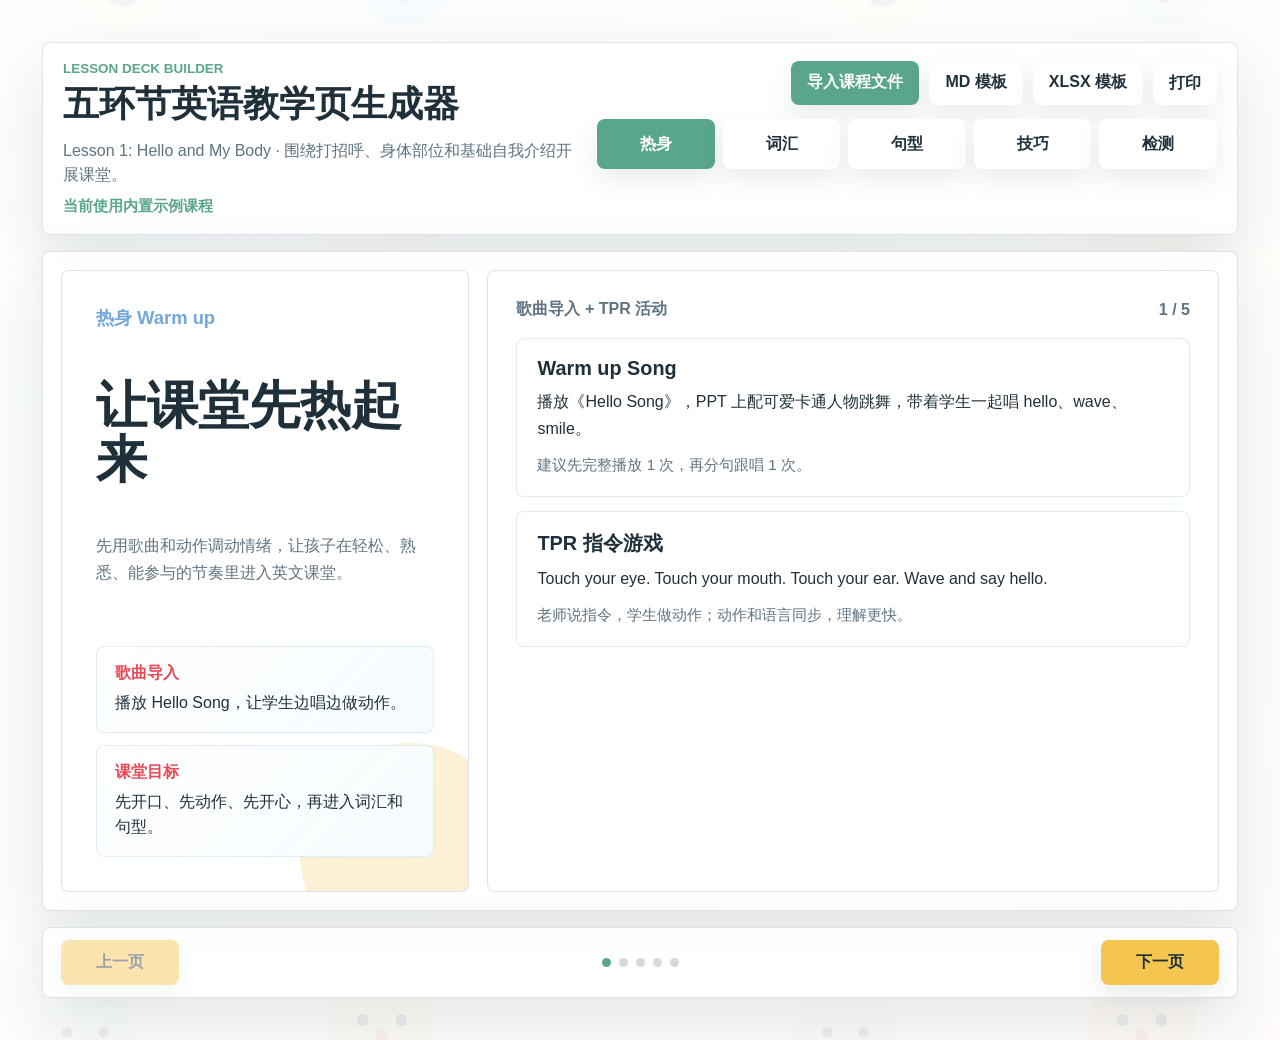
<file: phonics-card-web/index.html>
<!doctype html>
<html lang="zh-CN">
  <head>
    <meta charset="UTF-8" />
    <meta name="viewport" content="width=device-width, initial-scale=1.0" />
    <title>五环节英语教学页生成器</title>
    <link rel="stylesheet" href="./styles.css" />
  </head>
  <body>
    <main class="app-shell">
      <header class="topbar">
        <div class="title-block">
          <p class="eyebrow">Lesson Deck Builder</p>
          <h1>五环节英语教学页生成器</h1>
          <p id="lessonTitle" class="lesson-subtitle"></p>
          <p id="importStatus" class="import-status">当前使用内置示例课程</p>
        </div>

        <div class="toolbar">
          <div class="toolbar-row">
            <label class="upload-button" for="lessonFile">导入课程文件</label>
            <input id="lessonFile" class="file-input" type="file" accept=".md,.markdown,.xlsx" />
            <a class="template-button" href="./templates/lesson-template.md" download>MD 模板</a>
            <a class="template-button" href="./templates/lesson-template.xlsx" download>XLSX 模板</a>
            <button id="printButton" class="print-button" type="button">打印</button>
          </div>

          <div class="toolbar-row">
            <div class="step-tabs" role="tablist" aria-label="教学环节"></div>
          </div>
        </div>
      </header>

      <section class="lesson-stage" aria-live="polite">
        <aside class="lesson-panel">
          <p id="stepLabel" class="step-label"></p>
          <h2 id="pageTitle" class="page-title"></h2>
          <p id="pageLead" class="page-lead"></p>
          <div id="leftHighlights" class="left-highlights"></div>
        </aside>

        <section class="content-panel">
          <div class="content-panel-header">
            <p id="pageMeta"></p>
            <span id="pageCounter"></span>
          </div>
          <div id="contentGrid" class="content-grid"></div>
        </section>
      </section>

      <nav class="pager" aria-label="翻页控制">
        <button id="prevButton" class="pager-button" type="button">上一页</button>
        <div id="progressDots" class="progress-dots" aria-hidden="true"></div>
        <button id="nextButton" class="pager-button" type="button">下一页</button>
      </nav>
    </main>

    <script src="./xlsx.full.min.js"></script>
    <script src="./app.js"></script>
  </body>
</html>
</file>
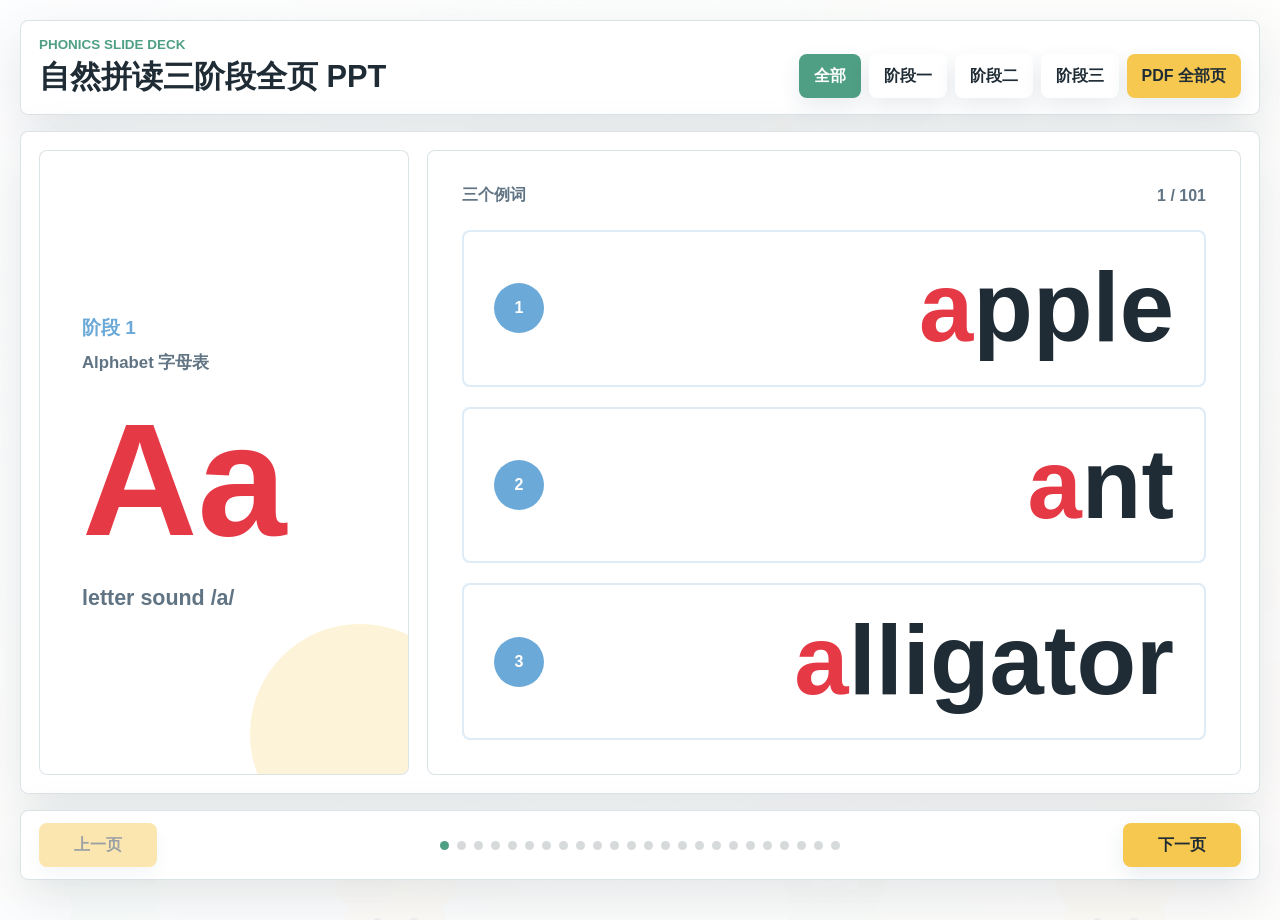
<file: phonics-card-web2/index.html>
<!doctype html>
<html lang="zh-CN">
  <head>
    <meta charset="UTF-8" />
    <meta name="viewport" content="width=device-width, initial-scale=1.0" />
    <title>自然拼读全页 PPT</title>
    <link rel="stylesheet" href="./styles.css" />
  </head>
  <body>
    <main class="app-shell">
      <header class="topbar">
        <div>
          <p class="eyebrow">Phonics Slide Deck</p>
          <h1>自然拼读三阶段全页 PPT</h1>
        </div>
        <div class="toolbar">
          <button class="stage-button active" type="button" data-stage="all">全部</button>
          <button class="stage-button" type="button" data-stage="1">阶段一</button>
          <button class="stage-button" type="button" data-stage="2">阶段二</button>
          <button class="stage-button" type="button" data-stage="3">阶段三</button>
          <button id="printButton" class="print-button" type="button">PDF 全部页</button>
        </div>
      </header>

      <section class="slide-view" aria-live="polite">
        <aside class="phoneme-panel">
          <p id="stageLabel" class="stage-label"></p>
          <p id="sectionLabel" class="section-label"></p>
          <div id="phonemeText" class="phoneme-text"></div>
          <p id="soundLabel" class="sound-label"></p>
        </aside>

        <section class="words-panel">
          <div class="words-header">
            <p>三个例词</p>
            <span id="pageCounter"></span>
          </div>
          <div id="wordList" class="word-list"></div>
        </section>
      </section>

      <nav class="pager">
        <button id="prevButton" class="pager-button" type="button">上一页</button>
        <div id="progressDots" class="progress-dots" aria-hidden="true"></div>
        <button id="nextButton" class="pager-button" type="button">下一页</button>
      </nav>
    </main>

    <section id="printDeck" class="print-deck" aria-hidden="true"></section>

    <script src="./app.js"></script>
  </body>
</html>
</file>
<file: phonics-card-web/styles.css>
:root {
  --ink: #20303a;
  --muted: #5f7380;
  --soft: #edf5fb;
  --red: #e64855;
  --leaf: #5aa68b;
  --sky: #74a8da;
  --sun: #f4c54f;
  --peach: #ffd7c8;
  --paper: rgba(255, 255, 255, 0.9);
  --paper-strong: rgba(255, 255, 255, 0.96);
  --line: rgba(87, 120, 145, 0.2);
  --shadow: 0 24px 64px rgba(41, 62, 86, 0.12);
}

* {
  box-sizing: border-box;
}

html,
body {
  min-height: 100%;
}

body {
  margin: 0;
  color: var(--ink);
  font-family: "Trebuchet MS", "Segoe UI", "Microsoft YaHei", sans-serif;
  background:
    linear-gradient(rgba(255, 255, 255, 0.74), rgba(255, 255, 255, 0.8)),
    url("./animals-bg.svg"),
    linear-gradient(135deg, #f2fbff 0%, #f8fbef 52%, #fff2eb 100%);
  background-size: cover, 760px auto, cover;
  background-position: center, center, center;
}

body::before {
  content: "";
  position: fixed;
  inset: 0;
  pointer-events: none;
  background:
    radial-gradient(circle at 18% 22%, rgba(255, 255, 255, 0.88), transparent 30%),
    radial-gradient(circle at 76% 20%, rgba(255, 255, 255, 0.82), transparent 28%),
    radial-gradient(circle at 54% 80%, rgba(255, 255, 255, 0.88), transparent 36%);
  backdrop-filter: blur(1.8px);
}

.app-shell {
  position: relative;
  z-index: 1;
  width: min(1280px, calc(100vw - 40px));
  min-height: calc(100vh - 40px);
  margin: 20px auto;
  padding: 22px;
  display: grid;
  grid-template-rows: auto minmax(660px, 1fr) auto;
  gap: 16px;
}

.topbar,
.lesson-stage,
.pager {
  border: 1px solid var(--line);
  border-radius: 8px;
  background: var(--paper);
  box-shadow: var(--shadow);
}

.topbar {
  padding: 18px 20px;
  display: grid;
  grid-template-columns: minmax(300px, 1fr) minmax(560px, 1.2fr);
  gap: 18px;
  align-items: start;
}

.eyebrow {
  margin: 0 0 4px;
  color: var(--leaf);
  font-size: 0.84rem;
  font-weight: 900;
  text-transform: uppercase;
}

h1 {
  margin: 0;
  font-size: clamp(1.9rem, 2.8vw, 2.7rem);
  letter-spacing: 0;
}

.lesson-subtitle {
  margin: 10px 0 0;
  color: var(--muted);
  font-size: 1rem;
  line-height: 1.5;
}

.import-status {
  margin: 10px 0 0;
  color: var(--leaf);
  font-size: 0.94rem;
  font-weight: 800;
}

.toolbar {
  display: grid;
  gap: 14px;
}

.toolbar-row {
  display: flex;
  align-items: center;
  justify-content: flex-end;
  gap: 10px;
  flex-wrap: wrap;
}

.file-input {
  display: none;
}

.upload-button,
.template-button,
.print-button,
.step-button,
.pager-button {
  border: 0;
  border-radius: 8px;
  color: var(--ink);
  background: #ffffff;
  box-shadow: 0 10px 24px rgba(41, 70, 95, 0.1);
  font: inherit;
  font-weight: 800;
  text-decoration: none;
  transition: transform 160ms ease, background 160ms ease, color 160ms ease;
}

.upload-button,
.template-button,
.print-button {
  min-height: 44px;
  padding: 11px 16px;
  cursor: pointer;
}

.upload-button {
  color: #ffffff;
  background: var(--leaf);
}

.upload-button:hover,
.template-button:hover,
.print-button:hover,
.step-button:hover,
.pager-button:hover {
  transform: translateY(-1px);
}

.step-tabs {
  width: 100%;
  display: grid;
  grid-template-columns: repeat(5, minmax(0, 1fr));
  gap: 8px;
}

.step-button {
  min-height: 50px;
  padding: 10px 12px;
  cursor: pointer;
}

.step-button.active {
  color: #ffffff;
  background: var(--leaf);
}

.lesson-stage {
  display: grid;
  grid-template-columns: minmax(280px, 0.86fr) minmax(600px, 1.54fr);
  gap: 18px;
  padding: 18px;
}

.lesson-panel,
.content-panel {
  min-height: 620px;
  border: 1px solid var(--line);
  border-radius: 8px;
  background: var(--paper-strong);
}

.lesson-panel {
  position: relative;
  overflow: hidden;
  padding: 34px;
  display: flex;
  flex-direction: column;
  justify-content: space-between;
}

.lesson-panel::after {
  content: "";
  position: absolute;
  right: -52px;
  bottom: -72px;
  width: 220px;
  height: 220px;
  border-radius: 50%;
  background: rgba(244, 197, 79, 0.24);
}

.step-label {
  margin: 0;
  color: var(--sky);
  font-size: 1.15rem;
  font-weight: 900;
}

.page-title {
  margin: 16px 0 12px;
  font-size: clamp(2rem, 4vw, 3.2rem);
  line-height: 1.05;
}

.page-lead {
  margin: 0;
  color: var(--muted);
  font-size: 1.02rem;
  line-height: 1.7;
}

.left-highlights {
  position: relative;
  z-index: 1;
  margin-top: 26px;
  display: grid;
  gap: 12px;
}

.highlight-card {
  padding: 16px 18px;
  border-radius: 8px;
  background: linear-gradient(135deg, rgba(255, 255, 255, 0.92), rgba(245, 251, 255, 0.98));
  border: 1px solid rgba(116, 168, 218, 0.2);
}

.highlight-card strong {
  display: block;
  margin-bottom: 6px;
  color: var(--red);
  font-size: 1rem;
}

.highlight-card span {
  color: var(--ink);
  line-height: 1.6;
}

.content-panel {
  padding: 28px;
}

.content-panel-header {
  display: flex;
  align-items: center;
  justify-content: space-between;
  margin-bottom: 18px;
}

.content-panel-header p,
.content-panel-header span {
  margin: 0;
  color: var(--muted);
  font-weight: 900;
}

.content-grid {
  display: grid;
  gap: 14px;
}

.content-card {
  padding: 18px 20px;
  border: 1px solid rgba(116, 168, 218, 0.22);
  border-radius: 8px;
  background: #ffffff;
}

.content-card h3 {
  margin: 0 0 8px;
  font-size: 1.24rem;
}

.content-card p {
  margin: 0;
  color: var(--ink);
  line-height: 1.7;
}

.content-card .meta {
  margin-top: 10px;
  color: var(--muted);
  font-size: 0.94rem;
}

.content-card .accent {
  color: var(--red);
  font-weight: 900;
}

.chip-row {
  display: flex;
  flex-wrap: wrap;
  gap: 10px;
  margin-top: 10px;
}

.chip {
  padding: 9px 12px;
  border-radius: 999px;
  background: var(--soft);
  color: var(--ink);
  font-weight: 800;
}

.dialogue-line {
  display: grid;
  grid-template-columns: 32px 1fr;
  gap: 10px;
  align-items: start;
}

.dialogue-tag {
  width: 32px;
  height: 32px;
  display: grid;
  place-items: center;
  border-radius: 50%;
  background: var(--sky);
  color: #ffffff;
  font-weight: 900;
}

.pager {
  padding: 12px 18px;
  display: grid;
  grid-template-columns: auto 1fr auto;
  align-items: center;
  gap: 16px;
}

.pager-button {
  min-width: 118px;
  padding: 12px 16px;
  background: var(--sun);
  cursor: pointer;
}

.pager-button:disabled {
  opacity: 0.45;
  cursor: not-allowed;
  transform: none;
}

.progress-dots {
  display: flex;
  justify-content: center;
  gap: 8px;
  overflow: hidden;
}

.dot {
  width: 9px;
  height: 9px;
  flex: 0 0 9px;
  border-radius: 50%;
  background: rgba(32, 48, 58, 0.18);
}

.dot.active {
  background: var(--leaf);
}

@media print {
  body {
    background: #ffffff;
  }

  body::before,
  .topbar,
  .pager {
    display: none !important;
  }

  .app-shell {
    width: auto;
    min-height: auto;
    margin: 0;
    padding: 0;
    display: block;
  }

  .lesson-stage {
    padding: 0;
    border: 0;
    box-shadow: none;
  }

  .lesson-panel,
  .content-panel {
    min-height: auto;
    box-shadow: none;
    background: #ffffff;
  }
}
</file>
<file: phonics-card-web2/styles.css>
:root {
  --ink: #1f2c35;
  --muted: #607484;
  --red: #e63946;
  --green: #4f9f84;
  --blue: #6aa9d8;
  --yellow: #f6c84f;
  --paper: rgba(255, 255, 255, 0.94);
  --line: rgba(91, 126, 148, 0.22);
  --shadow: 0 18px 52px rgba(40, 60, 80, 0.13);
}

* {
  box-sizing: border-box;
}

html,
body {
  height: 100%;
}

body {
  margin: 0;
  overflow: hidden;
  color: var(--ink);
  font-family: "Trebuchet MS", "Segoe UI", "Microsoft YaHei", sans-serif;
  background:
    linear-gradient(rgba(255, 255, 255, 0.8), rgba(255, 255, 255, 0.86)),
    url("./animals-bg.svg"),
    linear-gradient(135deg, #f3fbff 0%, #f8fbef 48%, #fff3ee 100%);
  background-size: cover, 720px auto, cover;
  background-position: center;
}

body::before {
  content: "";
  position: fixed;
  inset: 0;
  pointer-events: none;
  background:
    radial-gradient(circle at 18% 18%, rgba(255, 255, 255, 0.9), transparent 30%),
    radial-gradient(circle at 82% 25%, rgba(255, 255, 255, 0.84), transparent 32%),
    radial-gradient(circle at 50% 78%, rgba(255, 255, 255, 0.88), transparent 38%);
  backdrop-filter: blur(1.6px);
}

.app-shell {
  position: relative;
  z-index: 1;
  width: min(1240px, calc(100vw - 40px));
  height: calc(100vh - 40px);
  margin: 20px auto;
  display: grid;
  grid-template-rows: auto minmax(0, 1fr) auto;
  gap: 16px;
}

.topbar,
.slide-view,
.pager {
  border: 1px solid var(--line);
  border-radius: 8px;
  background: var(--paper);
  box-shadow: var(--shadow);
}

.topbar {
  padding: 16px 18px;
  display: flex;
  justify-content: space-between;
  align-items: end;
  gap: 18px;
}

.eyebrow {
  margin: 0 0 4px;
  color: var(--green);
  font-size: 0.84rem;
  font-weight: 900;
  text-transform: uppercase;
}

h1 {
  margin: 0;
  font-size: clamp(1.7rem, 2.4vw, 2.35rem);
}

.toolbar {
  display: flex;
  justify-content: flex-end;
  flex-wrap: wrap;
  gap: 8px;
}

.stage-button,
.print-button,
.pager-button {
  min-height: 44px;
  border: 0;
  border-radius: 8px;
  padding: 10px 15px;
  color: var(--ink);
  background: #fff;
  box-shadow: 0 8px 20px rgba(41, 70, 95, 0.1);
  cursor: pointer;
  font: inherit;
  font-weight: 900;
}

.stage-button.active {
  color: #fff;
  background: var(--green);
}

.print-button,
.pager-button {
  background: var(--yellow);
}

.slide-view {
  min-height: 0;
  display: grid;
  grid-template-columns: minmax(260px, 0.75fr) minmax(640px, 1.65fr);
  gap: 18px;
  padding: 18px;
}

.phoneme-panel,
.words-panel {
  min-height: 0;
  border: 1px solid var(--line);
  border-radius: 8px;
  background: rgba(255, 255, 255, 0.96);
}

.phoneme-panel {
  position: relative;
  overflow: hidden;
  padding: 42px;
  display: flex;
  flex-direction: column;
  justify-content: center;
}

.phoneme-panel::after {
  content: "";
  position: absolute;
  right: -62px;
  bottom: -70px;
  width: 220px;
  height: 220px;
  border-radius: 50%;
  background: rgba(246, 200, 79, 0.22);
}

.stage-label,
.section-label,
.sound-label {
  position: relative;
  z-index: 1;
  margin: 0;
  color: var(--muted);
  font-weight: 900;
}

.stage-label {
  color: var(--blue);
  font-size: 1.18rem;
}

.section-label {
  margin-top: 10px;
  font-size: 1.05rem;
}

.phoneme-text {
  position: relative;
  z-index: 1;
  margin: 34px 0;
  color: var(--red);
  font-size: clamp(5rem, 13vw, 10rem);
  font-weight: 900;
  line-height: 0.9;
}

.sound-label {
  font-size: 1.34rem;
}

.words-panel {
  padding: 34px;
  display: grid;
  grid-template-rows: auto minmax(0, 1fr);
}

.words-header {
  margin-bottom: 24px;
  display: flex;
  justify-content: space-between;
  align-items: center;
  color: var(--muted);
  font-weight: 900;
}

.words-header p,
.words-header span {
  margin: 0;
}

.word-list {
  min-height: 0;
  display: grid;
  grid-template-rows: repeat(3, minmax(0, 1fr));
  gap: 20px;
}

.word-card {
  min-width: 0;
  min-height: 0;
  padding: 22px 30px;
  display: grid;
  grid-template-columns: 54px minmax(0, 1fr);
  align-items: center;
  gap: 24px;
  border: 2px solid rgba(106, 169, 216, 0.22);
  border-radius: 8px;
  background: #fff;
}

.word-index {
  width: 50px;
  height: 50px;
  display: grid;
  place-items: center;
  border-radius: 50%;
  color: #fff;
  background: var(--blue);
  font-weight: 900;
}

.word {
  min-width: 0;
  justify-self: end;
  overflow: visible;
  white-space: nowrap;
  font-weight: 900;
  line-height: 0.95;
  font-size: clamp(3rem, calc(58rem / var(--chars)), 6.1rem);
}

.word mark {
  color: var(--red);
  background: transparent;
}

.pager {
  padding: 12px 18px;
  display: grid;
  grid-template-columns: auto 1fr auto;
  align-items: center;
  gap: 16px;
}

.pager-button {
  min-width: 118px;
}

.pager-button:disabled {
  opacity: 0.45;
  cursor: not-allowed;
}

.progress-dots {
  display: flex;
  justify-content: center;
  gap: 8px;
  overflow: hidden;
}

.dot {
  width: 9px;
  height: 9px;
  flex: 0 0 9px;
  border-radius: 50%;
  background: rgba(32, 48, 58, 0.18);
}

.dot.active {
  background: var(--green);
}

.print-deck {
  display: none;
}

@page {
  size: 13.333in 7.5in;
  margin: 0;
}

@media print {
  html,
  body {
    width: auto;
    height: auto;
    overflow: visible;
    background: #fff;
  }

  body::before,
  .app-shell {
    display: none !important;
  }

  .print-deck {
    display: block;
  }

  .print-slide {
    width: 13.333in;
    height: 7.5in;
    page-break-after: always;
    break-after: page;
    padding: 0.36in;
    display: grid;
    grid-template-columns: 31% 1fr;
    gap: 0.18in;
    background:
      linear-gradient(rgba(255, 255, 255, 0.84), rgba(255, 255, 255, 0.9)),
      url("./animals-bg.svg"),
      linear-gradient(135deg, #f5fcff, #fff8ef);
    background-size: cover, 6in auto, cover;
    color: var(--ink);
  }

  .print-phoneme,
  .print-words {
    border: 1px solid #d9e4ec;
    border-radius: 8px;
    background: rgba(255, 255, 255, 0.96);
  }

  .print-phoneme {
    padding: 0.42in;
    display: flex;
    flex-direction: column;
    justify-content: center;
  }

  .print-stage {
    margin: 0;
    color: var(--blue);
    font-size: 16pt;
    font-weight: 900;
  }

  .print-section {
    margin: 0.08in 0 0;
    color: var(--muted);
    font-size: 14pt;
    font-weight: 900;
  }

  .print-phoneme-text {
    margin: 0.32in 0;
    color: var(--red);
    font-size: 86pt;
    font-weight: 900;
    line-height: 0.92;
  }

  .print-sound {
    margin: 0;
    color: var(--muted);
    font-size: 18pt;
    font-weight: 900;
  }

  .print-words {
    padding: 0.36in;
    display: grid;
    grid-template-rows: auto 1fr;
  }

  .print-header {
    margin: 0 0 0.18in;
    display: flex;
    justify-content: space-between;
    color: var(--muted);
    font-size: 14pt;
    font-weight: 900;
  }

  .print-word-list {
    display: grid;
    grid-template-rows: repeat(3, 1fr);
    gap: 0.16in;
  }

  .print-word-card {
    padding: 0.14in 0.26in;
    display: grid;
    grid-template-columns: 0.46in 1fr;
    align-items: center;
    gap: 0.24in;
    border: 1.6pt solid rgba(106, 169, 216, 0.25);
    border-radius: 8px;
    background: #fff;
  }

  .print-word-index {
    width: 0.42in;
    height: 0.42in;
    display: grid;
    place-items: center;
    border-radius: 50%;
    color: #fff;
    background: var(--blue);
    font-size: 13pt;
    font-weight: 900;
  }

  .print-word {
    justify-self: end;
    white-space: nowrap;
    color: var(--ink);
    font-size: clamp(30pt, calc(480pt / var(--chars)), 56pt);
    font-weight: 900;
    line-height: 0.95;
  }

  .print-word mark {
    color: var(--red);
    background: transparent;
  }
}
</file>
